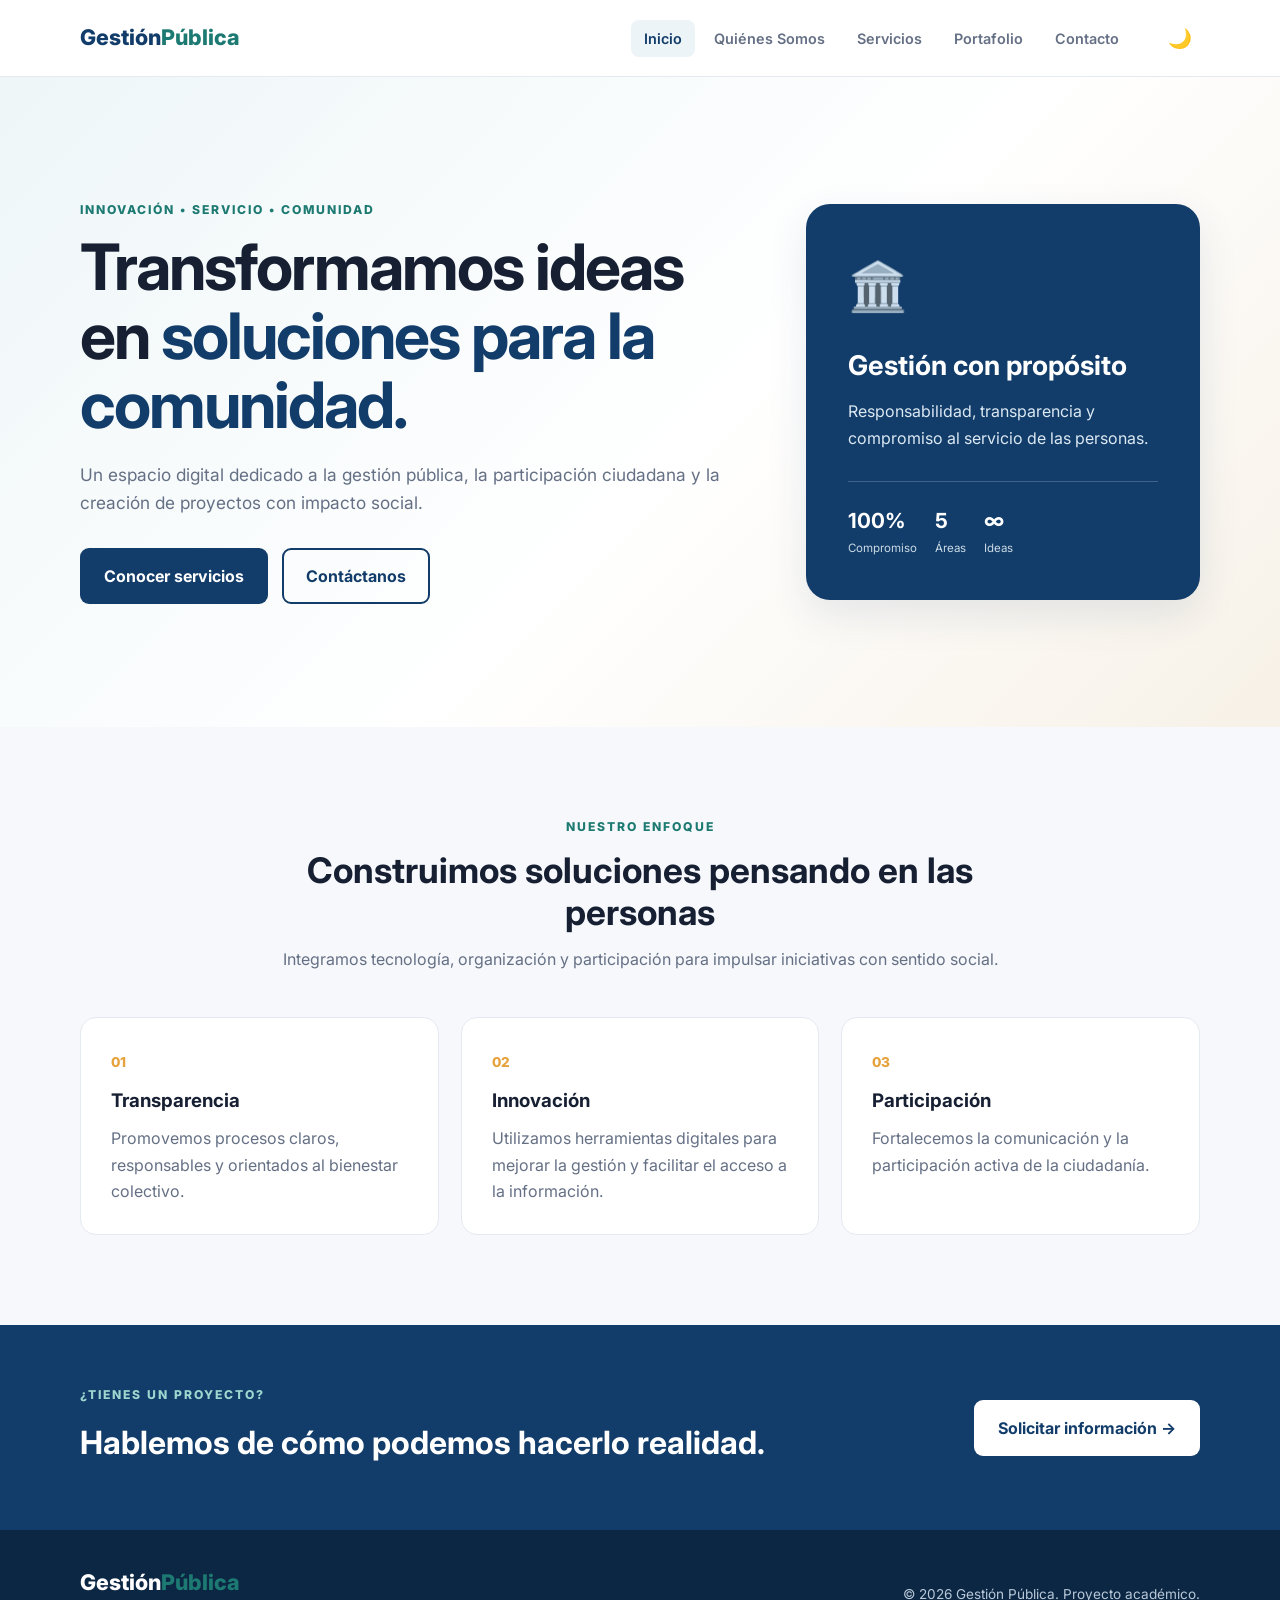
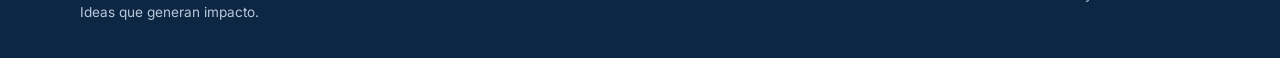
<file: index.html>
<!DOCTYPE html>
<html lang="es">
<head>
    <meta charset="UTF-8">
    <meta name="viewport" content="width=device-width, initial-scale=1.0">
    <meta name="description" content="Portal profesional de Administración Pública y servicios a la comunidad.">
    <title>Gestión Pública | Inicio</title>
    <link rel="stylesheet" href="css/estilos.css">
</head>
<body>
    <header class="header">
        <nav class="navbar container">
            <a href="index.html" class="logo">Gestión<span>Pública</span></a>
            <button class="menu-toggle" aria-label="Abrir menú">☰</button>
            <ul class="nav-links">
                <li><a href="index.html" class="active">Inicio</a></li>
                <li><a href="nosotros.html">Quiénes Somos</a></li>
                <li><a href="servicios.html">Servicios</a></li>
                <li><a href="portafolio.html">Portafolio</a></li>
                <li><a href="contacto.html">Contacto</a></li>
            </ul>
            <button id="themeToggle" class="theme-btn" aria-label="Cambiar tema">🌙</button>
        </nav>
    </header>

    <main>
        <section class="hero">
            <div class="container hero-content">
                <div class="hero-text">
                    <p class="eyebrow">INNOVACIÓN • SERVICIO • COMUNIDAD</p>
                    <h1>Transformamos ideas en <span>soluciones para la comunidad.</span></h1>
                    <p>Un espacio digital dedicado a la gestión pública, la participación ciudadana y la creación de proyectos con impacto social.</p>
                    <div class="hero-buttons">
                        <a href="servicios.html" class="btn btn-primary">Conocer servicios</a>
                        <a href="contacto.html" class="btn btn-outline">Contáctanos</a>
                    </div>
                </div>
                <div class="hero-card">
                    <div class="card-icon">🏛️</div>
                    <h3>Gestión con propósito</h3>
                    <p>Responsabilidad, transparencia y compromiso al servicio de las personas.</p>
                    <div class="mini-stats">
                        <div><strong>100%</strong><span>Compromiso</span></div>
                        <div><strong>5</strong><span>Áreas</span></div>
                        <div><strong>∞</strong><span>Ideas</span></div>
                    </div>
                </div>
            </div>
        </section>

        <section class="section">
            <div class="container">
                <div class="section-heading">
                    <p class="eyebrow">NUESTRO ENFOQUE</p>
                    <h2>Construimos soluciones pensando en las personas</h2>
                    <p>Integramos tecnología, organización y participación para impulsar iniciativas con sentido social.</p>
                </div>
                <div class="feature-grid">
                    <article class="feature-card">
                        <span>01</span><h3>Transparencia</h3><p>Promovemos procesos claros, responsables y orientados al bienestar colectivo.</p>
                    </article>
                    <article class="feature-card">
                        <span>02</span><h3>Innovación</h3><p>Utilizamos herramientas digitales para mejorar la gestión y facilitar el acceso a la información.</p>
                    </article>
                    <article class="feature-card">
                        <span>03</span><h3>Participación</h3><p>Fortalecemos la comunicación y la participación activa de la ciudadanía.</p>
                    </article>
                </div>
            </div>
        </section>

        <section class="cta-section">
            <div class="container cta">
                <div><p class="eyebrow">¿TIENES UN PROYECTO?</p><h2>Hablemos de cómo podemos hacerlo realidad.</h2></div>
                <a href="contacto.html" class="btn btn-light">Solicitar información →</a>
            </div>
        </section>
    </main>

    <footer class="footer">
        <div class="container footer-content">
            <div><a href="index.html" class="logo">Gestión<span>Pública</span></a><p>Ideas que generan impacto.</p></div>
            <p>© 2026 Gestión Pública. Proyecto académico.</p>
        </div>
    </footer>
    <script src="js/script.js"></script>
</body>
</html>
</file>
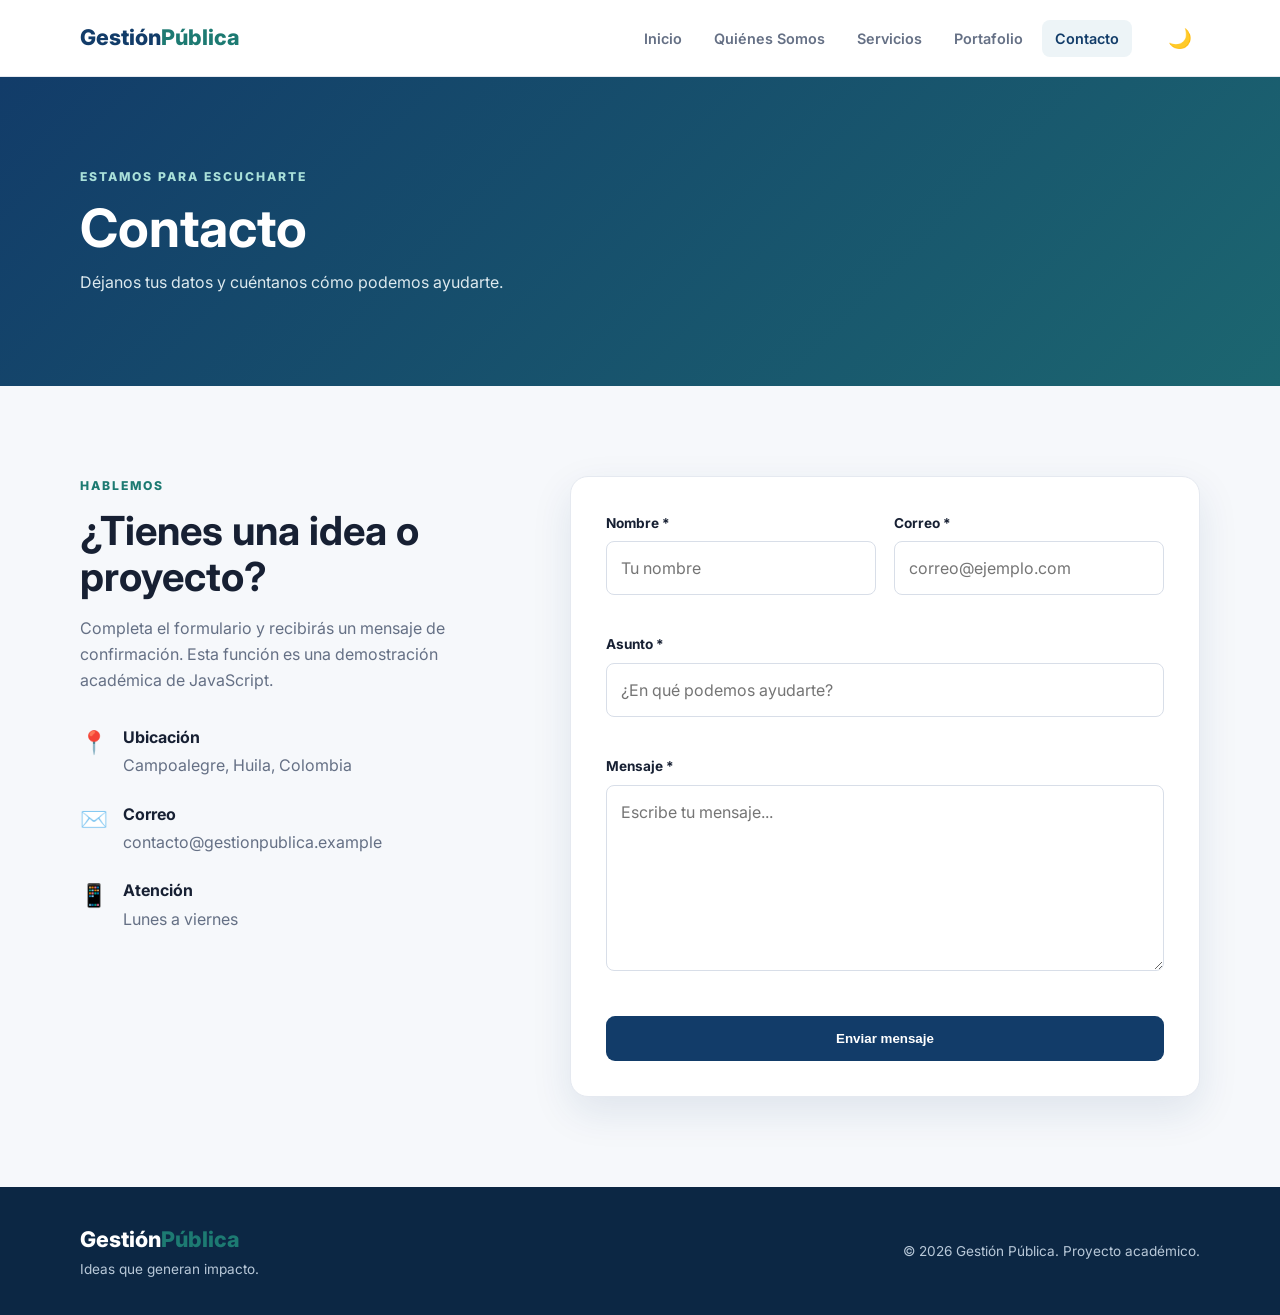
<file: contacto.html>
<!DOCTYPE html>
<html lang="es">
<head>
    <meta charset="UTF-8">
    <meta name="viewport" content="width=device-width, initial-scale=1.0">
    <meta name="description" content="Formulario de contacto de Gestión Pública.">
    <title>Gestión Pública | Contacto</title>
    <link rel="stylesheet" href="css/estilos.css">
</head>
<body>
<header class="header">
    <nav class="navbar container">
        <a href="index.html" class="logo">Gestión<span>Pública</span></a>
        <button class="menu-toggle" aria-label="Abrir menú">☰</button>
        <ul class="nav-links">
            <li><a href="index.html">Inicio</a></li><li><a href="nosotros.html">Quiénes Somos</a></li>
            <li><a href="servicios.html">Servicios</a></li><li><a href="portafolio.html">Portafolio</a></li><li><a href="contacto.html" class="active">Contacto</a></li>
        </ul>
        <button id="themeToggle" class="theme-btn" aria-label="Cambiar tema">🌙</button>
    </nav>
</header>

<main>
<section class="page-banner"><div class="container"><p class="eyebrow">ESTAMOS PARA ESCUCHARTE</p><h1>Contacto</h1><p>Déjanos tus datos y cuéntanos cómo podemos ayudarte.</p></div></section>

<section class="section">
<div class="container contact-grid">
    <div class="contact-info">
        <p class="eyebrow">HABLEMOS</p>
        <h2>¿Tienes una idea o proyecto?</h2>
        <p>Completa el formulario y recibirás un mensaje de confirmación. Esta función es una demostración académica de JavaScript.</p>
        <div class="contact-item"><span>📍</span><div><strong>Ubicación</strong><p>Campoalegre, Huila, Colombia</p></div></div>
        <div class="contact-item"><span>✉️</span><div><strong>Correo</strong><p>contacto@gestionpublica.example</p></div></div>
        <div class="contact-item"><span>📱</span><div><strong>Atención</strong><p>Lunes a viernes</p></div></div>
    </div>

    <form id="contactForm" class="contact-form" novalidate>
        <div class="form-row">
            <div class="form-group"><label for="nombre">Nombre *</label><input type="text" id="nombre" name="nombre" placeholder="Tu nombre"><small class="error" id="nombreError"></small></div>
            <div class="form-group"><label for="email">Correo *</label><input type="email" id="email" name="email" placeholder="correo@ejemplo.com"><small class="error" id="emailError"></small></div>
        </div>
        <div class="form-group"><label for="asunto">Asunto *</label><input type="text" id="asunto" name="asunto" placeholder="¿En qué podemos ayudarte?"><small class="error" id="asuntoError"></small></div>
        <div class="form-group"><label for="mensaje">Mensaje *</label><textarea id="mensaje" name="mensaje" rows="6" placeholder="Escribe tu mensaje..."></textarea><small class="error" id="mensajeError"></small></div>
        <button type="submit" class="btn btn-primary full">Enviar mensaje</button>
        <div id="formMessage" class="form-message" role="alert"></div>
    </form>
</div>
</section>
</main>

<footer class="footer"><div class="container footer-content"><div><a href="index.html" class="logo">Gestión<span>Pública</span></a><p>Ideas que generan impacto.</p></div><p>© 2026 Gestión Pública. Proyecto académico.</p></div></footer>
<script src="js/script.js"></script>
</body>
</html>
</file>
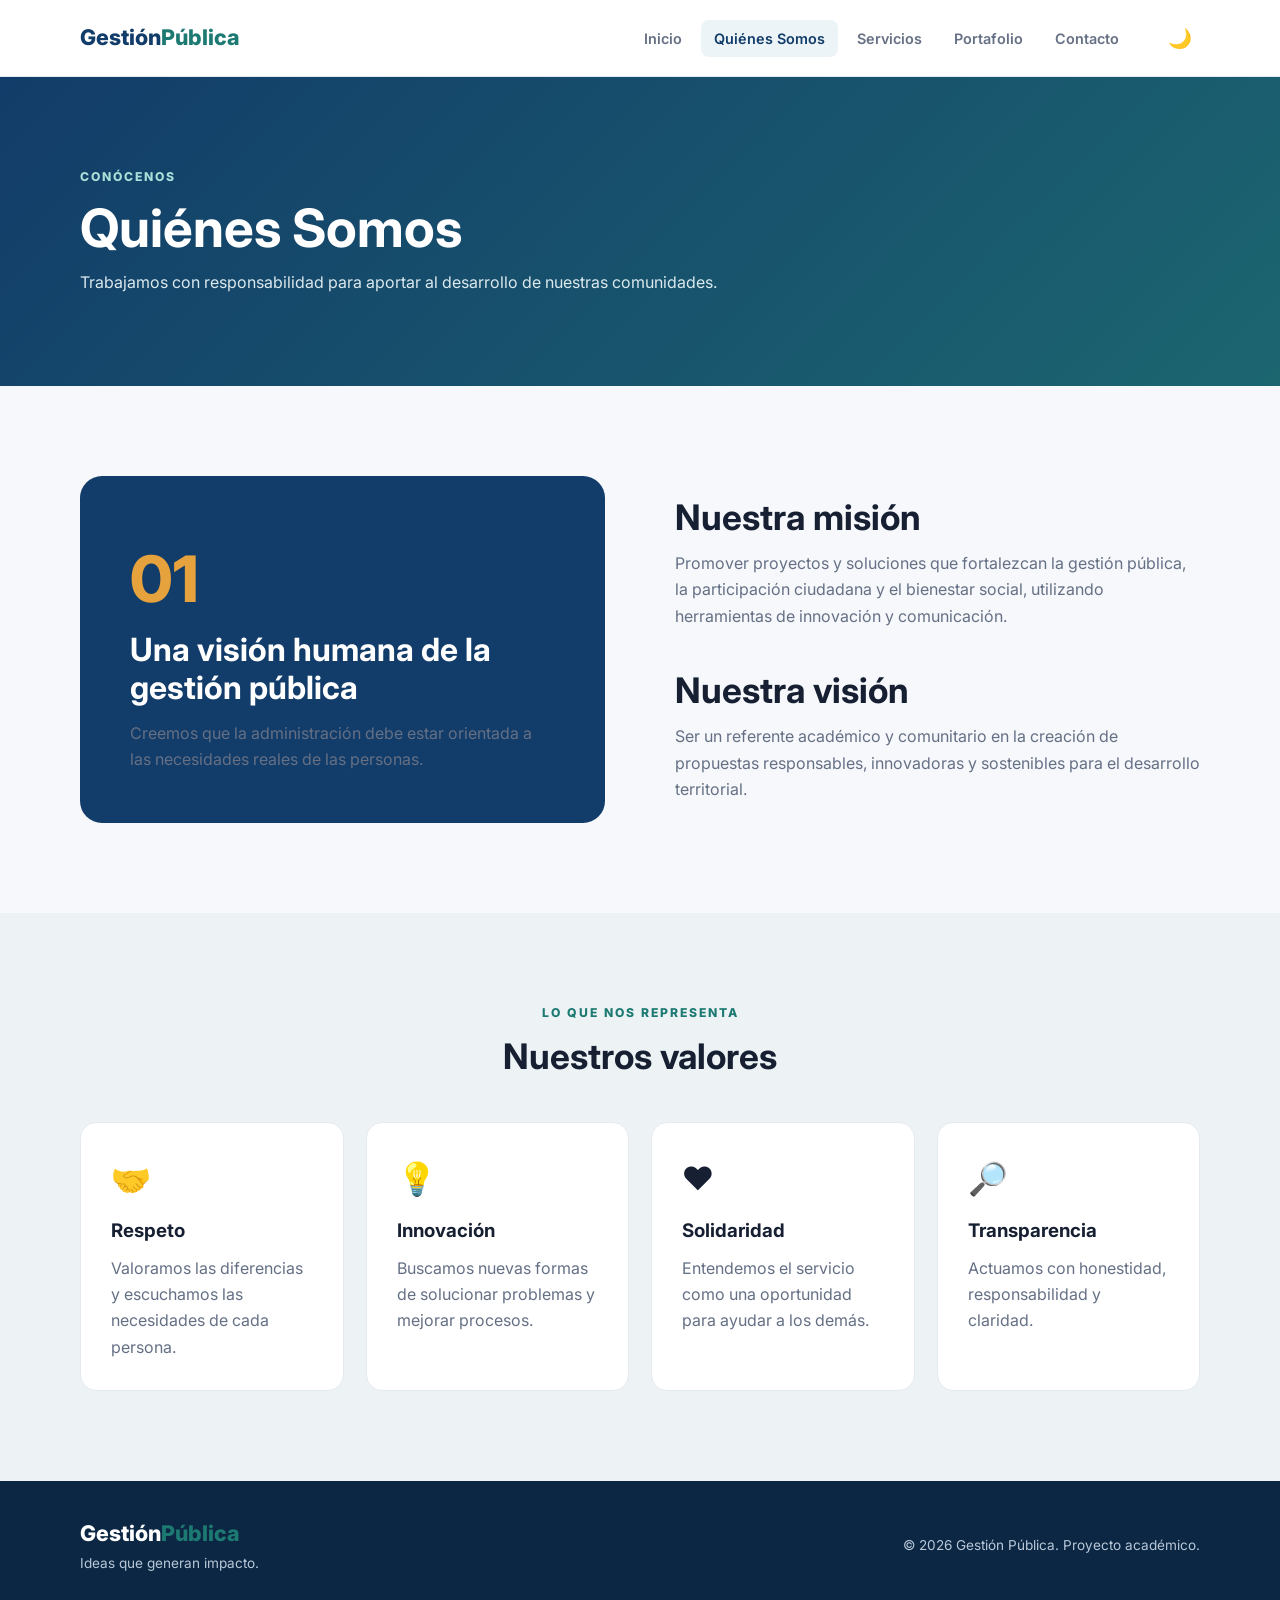
<file: nosotros.html>
<!DOCTYPE html>
<html lang="es">
<head>
    <meta charset="UTF-8">
    <meta name="viewport" content="width=device-width, initial-scale=1.0">
    <meta name="description" content="Conoce nuestra misión, visión y valores.">
    <title>Gestión Pública | Quiénes Somos</title>
    <link rel="stylesheet" href="css/estilos.css">
</head>
<body>
<header class="header">
    <nav class="navbar container">
        <a href="index.html" class="logo">Gestión<span>Pública</span></a>
        <button class="menu-toggle" aria-label="Abrir menú">☰</button>
        <ul class="nav-links">
            <li><a href="index.html">Inicio</a></li>
            <li><a href="nosotros.html" class="active">Quiénes Somos</a></li>
            <li><a href="servicios.html">Servicios</a></li>
            <li><a href="portafolio.html">Portafolio</a></li>
            <li><a href="contacto.html">Contacto</a></li>
        </ul>
        <button id="themeToggle" class="theme-btn" aria-label="Cambiar tema">🌙</button>
    </nav>
</header>

<main>
    <section class="page-banner">
        <div class="container"><p class="eyebrow">CONÓCENOS</p><h1>Quiénes Somos</h1><p>Trabajamos con responsabilidad para aportar al desarrollo de nuestras comunidades.</p></div>
    </section>

    <section class="section">
        <div class="container about-grid">
            <div class="about-highlight"><span class="big-number">01</span><h2>Una visión humana de la gestión pública</h2><p>Creemos que la administración debe estar orientada a las necesidades reales de las personas.</p></div>
            <div>
                <h2>Nuestra misión</h2>
                <p>Promover proyectos y soluciones que fortalezcan la gestión pública, la participación ciudadana y el bienestar social, utilizando herramientas de innovación y comunicación.</p>
                <h2 class="mt-40">Nuestra visión</h2>
                <p>Ser un referente académico y comunitario en la creación de propuestas responsables, innovadoras y sostenibles para el desarrollo territorial.</p>
            </div>
        </div>
    </section>

    <section class="section section-soft">
        <div class="container">
            <div class="section-heading"><p class="eyebrow">LO QUE NOS REPRESENTA</p><h2>Nuestros valores</h2></div>
            <div class="values-grid">
                <article class="value-card"><div>🤝</div><h3>Respeto</h3><p>Valoramos las diferencias y escuchamos las necesidades de cada persona.</p></article>
                <article class="value-card"><div>💡</div><h3>Innovación</h3><p>Buscamos nuevas formas de solucionar problemas y mejorar procesos.</p></article>
                <article class="value-card"><div>❤️</div><h3>Solidaridad</h3><p>Entendemos el servicio como una oportunidad para ayudar a los demás.</p></article>
                <article class="value-card"><div>🔎</div><h3>Transparencia</h3><p>Actuamos con honestidad, responsabilidad y claridad.</p></article>
            </div>
        </div>
    </section>
</main>

<footer class="footer"><div class="container footer-content"><div><a href="index.html" class="logo">Gestión<span>Pública</span></a><p>Ideas que generan impacto.</p></div><p>© 2026 Gestión Pública. Proyecto académico.</p></div></footer>
<script src="js/script.js"></script>
</body>
</html>
</file>
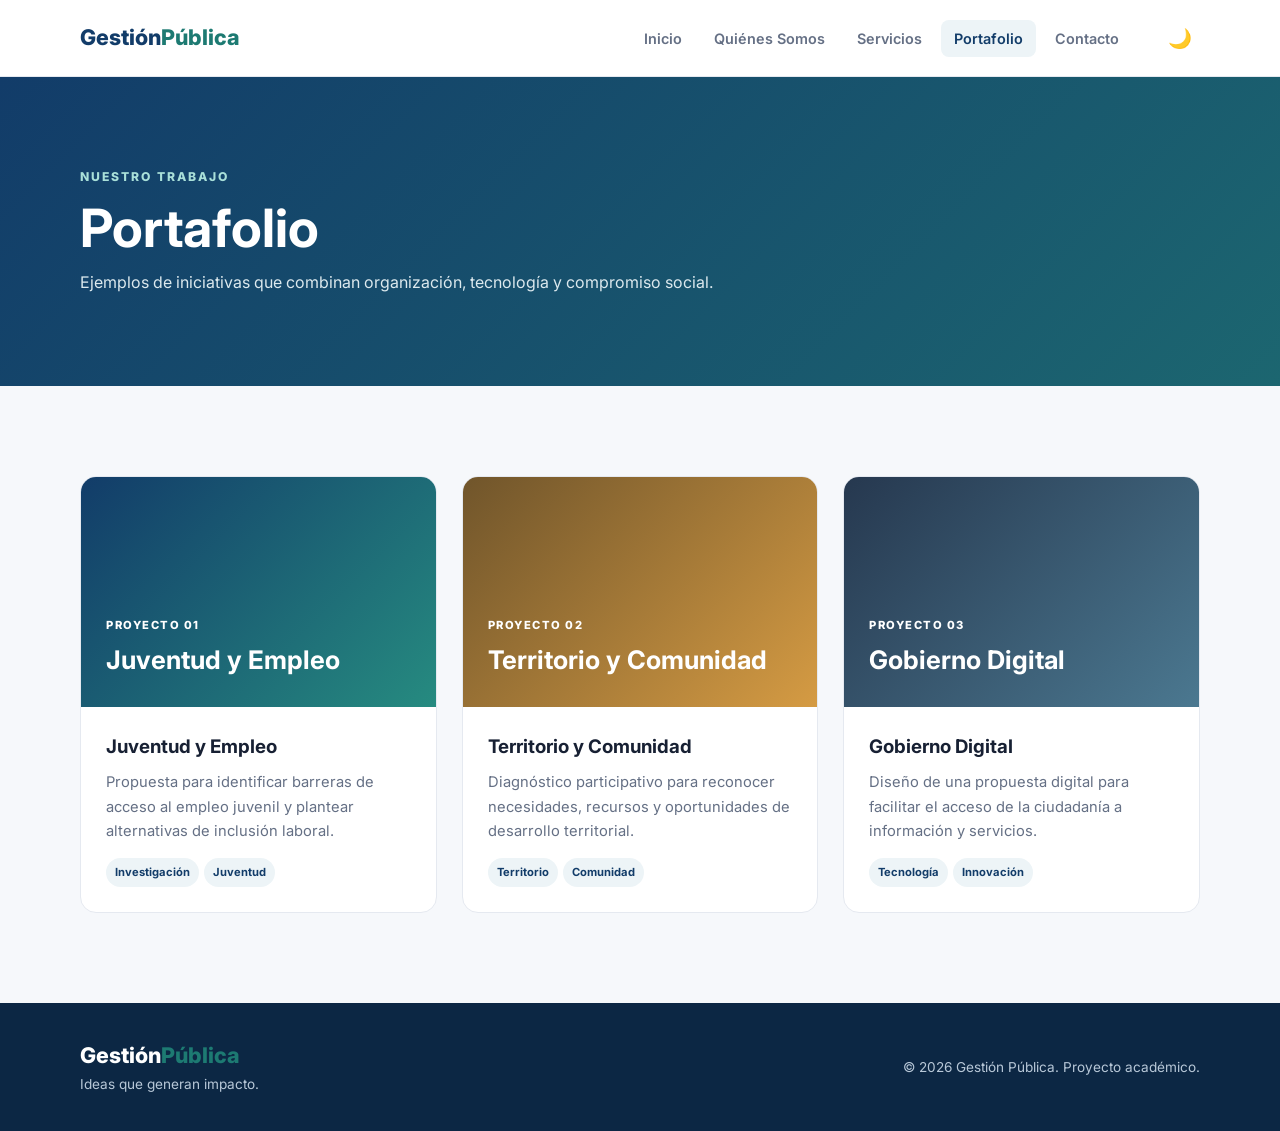
<file: portafolio.html>
<!DOCTYPE html>
<html lang="es">
<head>
    <meta charset="UTF-8">
    <meta name="viewport" content="width=device-width, initial-scale=1.0">
    <meta name="description" content="Portafolio de proyectos de gestión pública.">
    <title>Gestión Pública | Portafolio</title>
    <link rel="stylesheet" href="css/estilos.css">
</head>
<body>
<header class="header">
    <nav class="navbar container">
        <a href="index.html" class="logo">Gestión<span>Pública</span></a>
        <button class="menu-toggle" aria-label="Abrir menú">☰</button>
        <ul class="nav-links">
            <li><a href="index.html">Inicio</a></li><li><a href="nosotros.html">Quiénes Somos</a></li>
            <li><a href="servicios.html">Servicios</a></li><li><a href="portafolio.html" class="active">Portafolio</a></li><li><a href="contacto.html">Contacto</a></li>
        </ul>
        <button id="themeToggle" class="theme-btn" aria-label="Cambiar tema">🌙</button>
    </nav>
</header>

<main>
<section class="page-banner"><div class="container"><p class="eyebrow">NUESTRO TRABAJO</p><h1>Portafolio</h1><p>Ejemplos de iniciativas que combinan organización, tecnología y compromiso social.</p></div></section>

<section class="section">
<div class="container">
<div class="portfolio-grid">
    <article class="project-card">
        <div class="project-visual visual-one"><span>PROYECTO 01</span><strong>Juventud y Empleo</strong></div>
        <div class="project-info"><h3>Juventud y Empleo</h3><p>Propuesta para identificar barreras de acceso al empleo juvenil y plantear alternativas de inclusión laboral.</p><span class="tag">Investigación</span><span class="tag">Juventud</span></div>
    </article>
    <article class="project-card">
        <div class="project-visual visual-two"><span>PROYECTO 02</span><strong>Territorio y Comunidad</strong></div>
        <div class="project-info"><h3>Territorio y Comunidad</h3><p>Diagnóstico participativo para reconocer necesidades, recursos y oportunidades de desarrollo territorial.</p><span class="tag">Territorio</span><span class="tag">Comunidad</span></div>
    </article>
    <article class="project-card">
        <div class="project-visual visual-three"><span>PROYECTO 03</span><strong>Gobierno Digital</strong></div>
        <div class="project-info"><h3>Gobierno Digital</h3><p>Diseño de una propuesta digital para facilitar el acceso de la ciudadanía a información y servicios.</p><span class="tag">Tecnología</span><span class="tag">Innovación</span></div>
    </article>
</div>
</div>
</section>
</main>
<footer class="footer"><div class="container footer-content"><div><a href="index.html" class="logo">Gestión<span>Pública</span></a><p>Ideas que generan impacto.</p></div><p>© 2026 Gestión Pública. Proyecto académico.</p></div></footer>
<script src="js/script.js"></script>
</body>
</html>
</file>
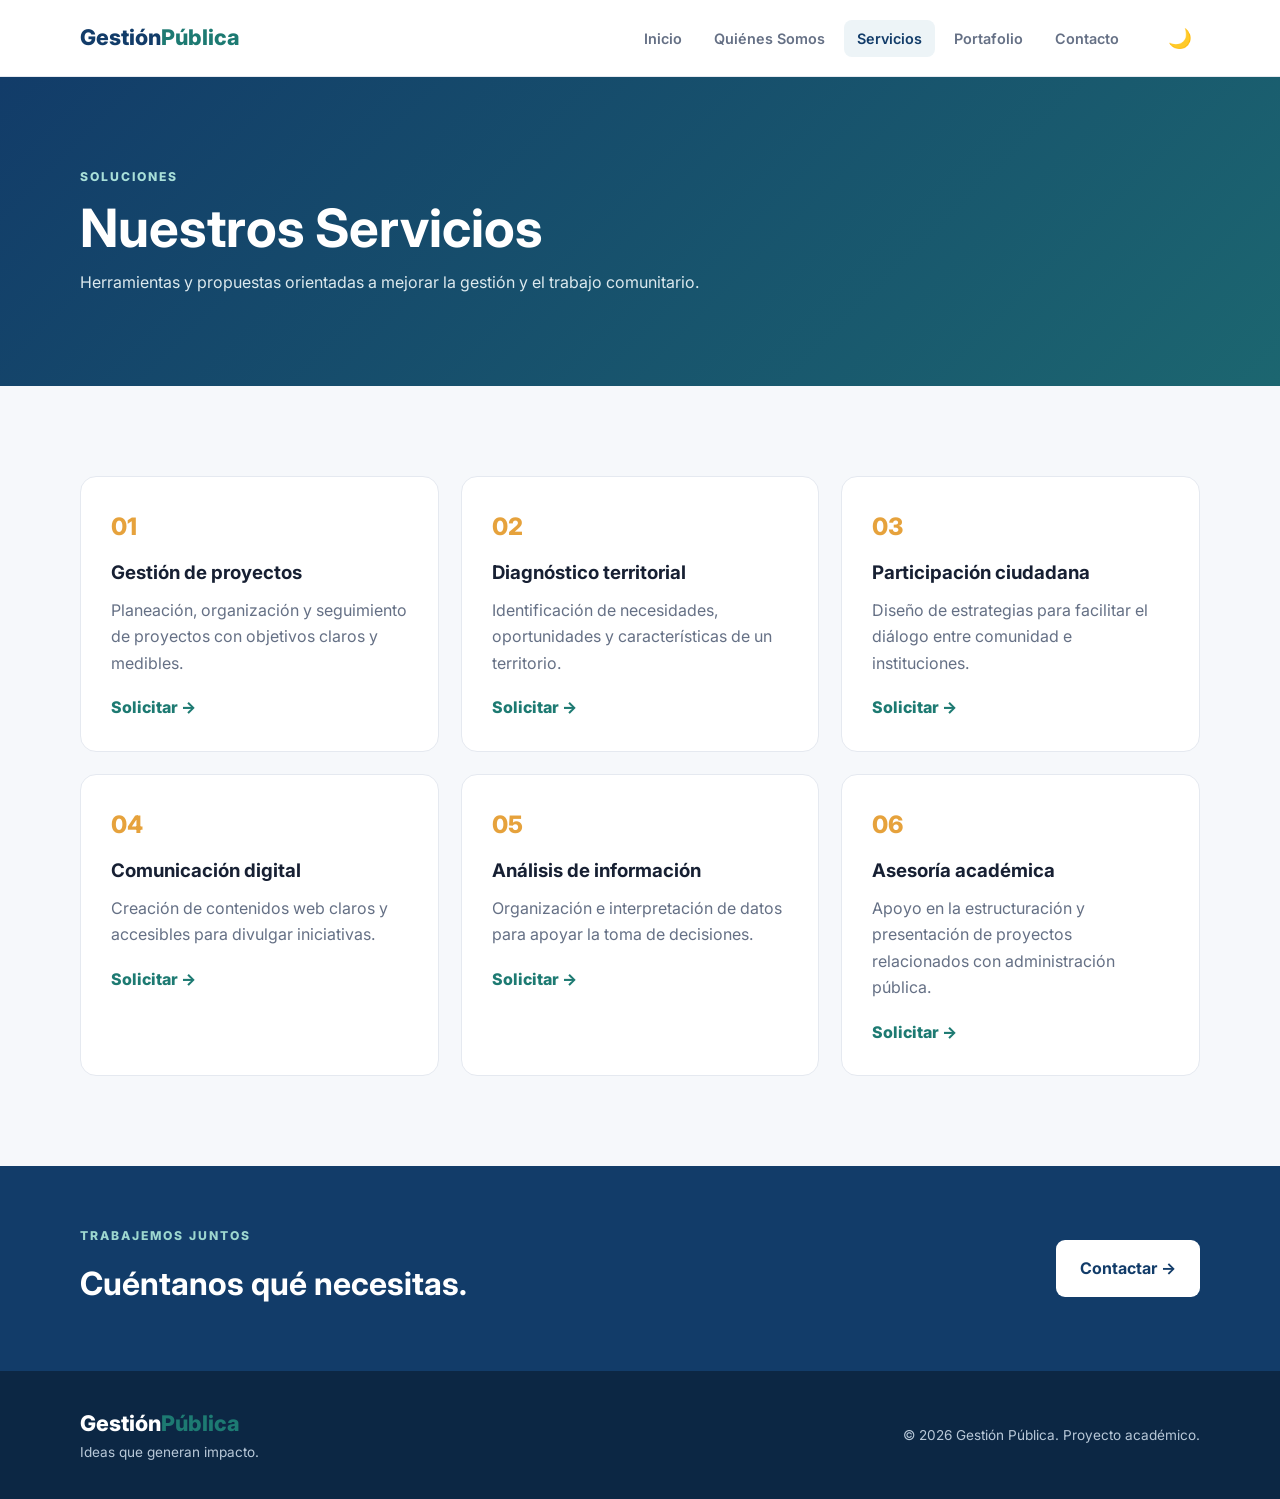
<file: servicios.html>
<!DOCTYPE html>
<html lang="es">
<head>
    <meta charset="UTF-8">
    <meta name="viewport" content="width=device-width, initial-scale=1.0">
    <meta name="description" content="Servicios y soluciones de gestión pública.">
    <title>Gestión Pública | Servicios</title>
    <link rel="stylesheet" href="css/estilos.css">
</head>
<body>
<header class="header">
    <nav class="navbar container">
        <a href="index.html" class="logo">Gestión<span>Pública</span></a>
        <button class="menu-toggle" aria-label="Abrir menú">☰</button>
        <ul class="nav-links">
            <li><a href="index.html">Inicio</a></li><li><a href="nosotros.html">Quiénes Somos</a></li>
            <li><a href="servicios.html" class="active">Servicios</a></li><li><a href="portafolio.html">Portafolio</a></li><li><a href="contacto.html">Contacto</a></li>
        </ul>
        <button id="themeToggle" class="theme-btn" aria-label="Cambiar tema">🌙</button>
    </nav>
</header>

<main>
<section class="page-banner"><div class="container"><p class="eyebrow">SOLUCIONES</p><h1>Nuestros Servicios</h1><p>Herramientas y propuestas orientadas a mejorar la gestión y el trabajo comunitario.</p></div></section>

<section class="section">
<div class="container">
<div class="services-grid">
    <article class="service-card"><div class="service-number">01</div><h3>Gestión de proyectos</h3><p>Planeación, organización y seguimiento de proyectos con objetivos claros y medibles.</p><a href="contacto.html">Solicitar →</a></article>
    <article class="service-card"><div class="service-number">02</div><h3>Diagnóstico territorial</h3><p>Identificación de necesidades, oportunidades y características de un territorio.</p><a href="contacto.html">Solicitar →</a></article>
    <article class="service-card"><div class="service-number">03</div><h3>Participación ciudadana</h3><p>Diseño de estrategias para facilitar el diálogo entre comunidad e instituciones.</p><a href="contacto.html">Solicitar →</a></article>
    <article class="service-card"><div class="service-number">04</div><h3>Comunicación digital</h3><p>Creación de contenidos web claros y accesibles para divulgar iniciativas.</p><a href="contacto.html">Solicitar →</a></article>
    <article class="service-card"><div class="service-number">05</div><h3>Análisis de información</h3><p>Organización e interpretación de datos para apoyar la toma de decisiones.</p><a href="contacto.html">Solicitar →</a></article>
    <article class="service-card"><div class="service-number">06</div><h3>Asesoría académica</h3><p>Apoyo en la estructuración y presentación de proyectos relacionados con administración pública.</p><a href="contacto.html">Solicitar →</a></article>
</div>
</div>
</section>

<section class="cta-section"><div class="container cta"><div><p class="eyebrow">TRABAJEMOS JUNTOS</p><h2>Cuéntanos qué necesitas.</h2></div><a href="contacto.html" class="btn btn-light">Contactar →</a></div></section>
</main>
<footer class="footer"><div class="container footer-content"><div><a href="index.html" class="logo">Gestión<span>Pública</span></a><p>Ideas que generan impacto.</p></div><p>© 2026 Gestión Pública. Proyecto académico.</p></div></footer>
<script src="js/script.js"></script>
</body>
</html>
</file>
<file: css/estilos.css>
@import url('https://fonts.googleapis.com/css2?family=Inter:wght@400;500;600;700;800&display=swap');

:root{
    --primary:#123c69;
    --secondary:#1d7a72;
    --accent:#e6a23c;
    --bg:#f6f8fb;
    --surface:#ffffff;
    --text:#172033;
    --muted:#657085;
    --border:#e5e9f0;
    --shadow:0 15px 40px rgba(18,60,105,.10);
}
*{margin:0;padding:0;box-sizing:border-box}
html{scroll-behavior:smooth}
body{font-family:'Inter',Arial,sans-serif;background:var(--bg);color:var(--text);line-height:1.65;transition:background .3s,color .3s}
a{text-decoration:none;color:inherit}
.container{width:min(1120px,92%);margin:auto}
.header{position:sticky;top:0;z-index:100;background:rgba(255,255,255,.94);backdrop-filter:blur(12px);border-bottom:1px solid var(--border)}
.navbar{min-height:76px;display:flex;align-items:center;gap:28px}
.logo{font-size:1.35rem;font-weight:800;color:var(--primary);margin-right:auto}.logo span{color:var(--secondary)}
.nav-links{display:flex;list-style:none;gap:6px}.nav-links a{padding:10px 13px;border-radius:8px;font-size:.9rem;font-weight:600;color:var(--muted);transition:.25s}
.nav-links a:hover,.nav-links a.active{background:#edf4f7;color:var(--primary)}
.theme-btn,.menu-toggle{border:0;background:transparent;cursor:pointer;font-size:1.2rem;padding:8px}.menu-toggle{display:none}
.hero{min-height:650px;display:flex;align-items:center;background:linear-gradient(135deg,#eef6f8 0%,#fff 55%,#f7f1e7 100%);overflow:hidden}
.hero-content{display:grid;grid-template-columns:1.25fr .75fr;gap:70px;align-items:center}
.eyebrow{color:var(--secondary);font-size:.76rem;font-weight:800;letter-spacing:2px;margin-bottom:12px}
.hero h1{font-size:clamp(2.4rem,5vw,4.5rem);line-height:1.08;letter-spacing:-2px;margin-bottom:22px}
.hero h1 span{color:var(--primary)}
.hero-text>p:not(.eyebrow){font-size:1.08rem;color:var(--muted);max-width:650px}
.hero-buttons{display:flex;gap:14px;margin-top:30px;flex-wrap:wrap}
.btn{display:inline-flex;align-items:center;justify-content:center;padding:13px 22px;border-radius:9px;font-weight:700;border:2px solid transparent;transition:.3s;cursor:pointer}
.btn-primary{background:var(--primary);color:#fff}.btn-primary:hover{transform:translateY(-3px);box-shadow:0 10px 25px rgba(18,60,105,.22)}
.btn-outline{border-color:var(--primary);color:var(--primary)}.btn-outline:hover{background:var(--primary);color:#fff}
.btn-light{background:#fff;color:var(--primary)}.btn-light:hover{transform:translateY(-3px)}
.hero-card{background:var(--primary);color:#fff;border-radius:24px;padding:42px;box-shadow:var(--shadow);animation:float 4s ease-in-out infinite}
.hero-card .card-icon{font-size:3rem;margin-bottom:18px}.hero-card h3{font-size:1.7rem;margin-bottom:10px}.hero-card p{color:#dbe9f3}
.mini-stats{display:flex;gap:18px;margin-top:30px;padding-top:22px;border-top:1px solid rgba(255,255,255,.2)}
.mini-stats div{display:flex;flex-direction:column}.mini-stats strong{font-size:1.3rem}.mini-stats span{font-size:.72rem;color:#cbdbe6}
@keyframes float{50%{transform:translateY(-10px)}}
.section{padding:90px 0}.section-soft{background:#edf3f5}
.section-heading{text-align:center;max-width:720px;margin:0 auto 45px}.section-heading h2,.about-grid h2{font-size:2.2rem;line-height:1.2;margin-bottom:12px}.section-heading>p:last-child{color:var(--muted)}
.feature-grid,.values-grid,.services-grid{display:grid;grid-template-columns:repeat(3,1fr);gap:22px}
.feature-card,.value-card,.service-card{background:var(--surface);border:1px solid var(--border);border-radius:16px;padding:30px;transition:.3s}
.feature-card:hover,.value-card:hover,.service-card:hover{transform:translateY(-7px);box-shadow:var(--shadow)}
.feature-card>span,.service-number{font-weight:800;color:var(--accent);font-size:.85rem}.feature-card h3,.value-card h3,.service-card h3{margin:12px 0 8px}.feature-card p,.value-card p,.service-card p{color:var(--muted)}
.cta-section{background:var(--primary);color:#fff;padding:60px 0}.cta{display:flex;align-items:center;justify-content:space-between;gap:30px}.cta .eyebrow{color:#9dd7cf}.cta h2{font-size:2rem}
.footer{background:#0c2744;color:#b8c8d8;padding:35px 0}.footer-content{display:flex;justify-content:space-between;align-items:center;gap:20px}.footer .logo{color:#fff}.footer p{font-size:.85rem}
.page-banner{padding:90px 0;background:linear-gradient(135deg,var(--primary),#1c6670);color:#fff}.page-banner .eyebrow{color:#a9e0d9}.page-banner h1{font-size:3.3rem;line-height:1.1;margin-bottom:12px}.page-banner p:last-child{max-width:680px;color:#dce9ee}
.about-grid{display:grid;grid-template-columns:1fr 1fr;gap:70px;align-items:center}.about-highlight{background:var(--primary);color:#fff;padding:50px;border-radius:22px}.about-highlight .big-number{font-size:4rem;font-weight:800;color:var(--accent)}.about-highlight h2{font-size:2rem}.about-highlight p{color:#dbe9f3}.about-grid p{color:var(--muted)}.mt-40{margin-top:40px}
.values-grid{grid-template-columns:repeat(4,1fr)}.value-card div{font-size:2rem}.value-card h3{margin-top:10px}
.services-grid{grid-template-columns:repeat(3,1fr)}.service-card{position:relative}.service-number{font-size:1.5rem}.service-card a{display:inline-block;margin-top:18px;color:var(--secondary);font-weight:800}
.portfolio-grid{display:grid;grid-template-columns:repeat(3,1fr);gap:25px}.project-card{background:#fff;border:1px solid var(--border);border-radius:16px;overflow:hidden;transition:.3s}.project-card:hover{transform:translateY(-6px);box-shadow:var(--shadow)}
.project-visual{height:230px;padding:25px;display:flex;flex-direction:column;justify-content:flex-end;color:#fff}.visual-one{background:linear-gradient(135deg,#123c69,#268b80)}.visual-two{background:linear-gradient(135deg,#70552b,#d59b43)}.visual-three{background:linear-gradient(135deg,#26384f,#4b7890)}
.project-visual span{font-size:.7rem;letter-spacing:1.5px;font-weight:800}.project-visual strong{font-size:1.6rem;margin-top:5px}.project-info{padding:25px}.project-info h3{margin-bottom:8px}.project-info p{color:var(--muted);font-size:.92rem}.tag{display:inline-block;background:#edf4f7;color:var(--primary);padding:5px 9px;border-radius:20px;font-size:.7rem;font-weight:700;margin:15px 5px 0 0}
.contact-grid{display:grid;grid-template-columns:.8fr 1.2fr;gap:70px}.contact-info h2{font-size:2.5rem;line-height:1.15;margin-bottom:15px}.contact-info>p:not(.eyebrow){color:var(--muted);margin-bottom:30px}.contact-item{display:flex;gap:15px;margin:22px 0}.contact-item>span{font-size:1.4rem}.contact-item p{color:var(--muted);margin-top:2px}
.contact-form{background:#fff;padding:35px;border:1px solid var(--border);border-radius:18px;box-shadow:var(--shadow)}.form-row{display:grid;grid-template-columns:1fr 1fr;gap:18px}.form-group{margin-bottom:18px}.form-group label{display:block;font-size:.85rem;font-weight:700;margin-bottom:7px}.form-group input,.form-group textarea{width:100%;padding:13px 14px;border:1px solid #d8dee8;border-radius:8px;font:inherit;outline:none;transition:.2s;background:#fff;color:#172033}.form-group input:focus,.form-group textarea:focus{border-color:var(--secondary);box-shadow:0 0 0 3px rgba(29,122,114,.1)}.form-group.invalid input,.form-group.invalid textarea{border-color:#c94c4c}.error{display:block;color:#c94c4c;font-size:.75rem;margin-top:4px;min-height:16px}.full{width:100%}.form-message{margin-top:15px;padding:12px;border-radius:8px;text-align:center;display:none}.form-message.success{display:block;background:#e7f7ef;color:#17633d}.form-message.error-message{display:block;background:#fdecec;color:#9b3030}

.dark-mode{--bg:#0d1724;--surface:#132235;--text:#eef4f8;--muted:#a9b8c7;--border:#26384b}.dark-mode .header{background:rgba(13,23,36,.95)}.dark-mode .nav-links a:hover,.dark-mode .nav-links a.active,.dark-mode .tag{background:#20364c}.dark-mode .contact-form,.dark-mode .form-group input,.dark-mode .form-group textarea{background:var(--surface);color:var(--text)}.dark-mode .hero{background:linear-gradient(135deg,#102337,#172331,#2b251b)}.dark-mode .section-soft{background:#101e2d}

@media(max-width:850px){
    .menu-toggle{display:block;order:3}.nav-links{position:absolute;top:76px;left:0;width:100%;background:var(--surface);display:none;flex-direction:column;padding:15px 4%;border-bottom:1px solid var(--border)}.nav-links.open{display:flex}.theme-btn{order:2}.hero-content,.about-grid,.contact-grid{grid-template-columns:1fr;gap:40px}.hero{padding:70px 0}.feature-grid,.services-grid,.portfolio-grid{grid-template-columns:1fr 1fr}.values-grid{grid-template-columns:1fr 1fr}.cta{flex-direction:column;align-items:flex-start}.footer-content{flex-direction:column;align-items:flex-start}
}
@media(max-width:560px){
    .navbar{gap:8px}.logo{font-size:1.15rem}.hero h1{font-size:2.45rem}.hero-card{padding:30px}.feature-grid,.services-grid,.portfolio-grid,.values-grid,.form-row{grid-template-columns:1fr}.page-banner{padding:65px 0}.page-banner h1{font-size:2.5rem}.section{padding:65px 0}.contact-form{padding:22px}
}
</file>
